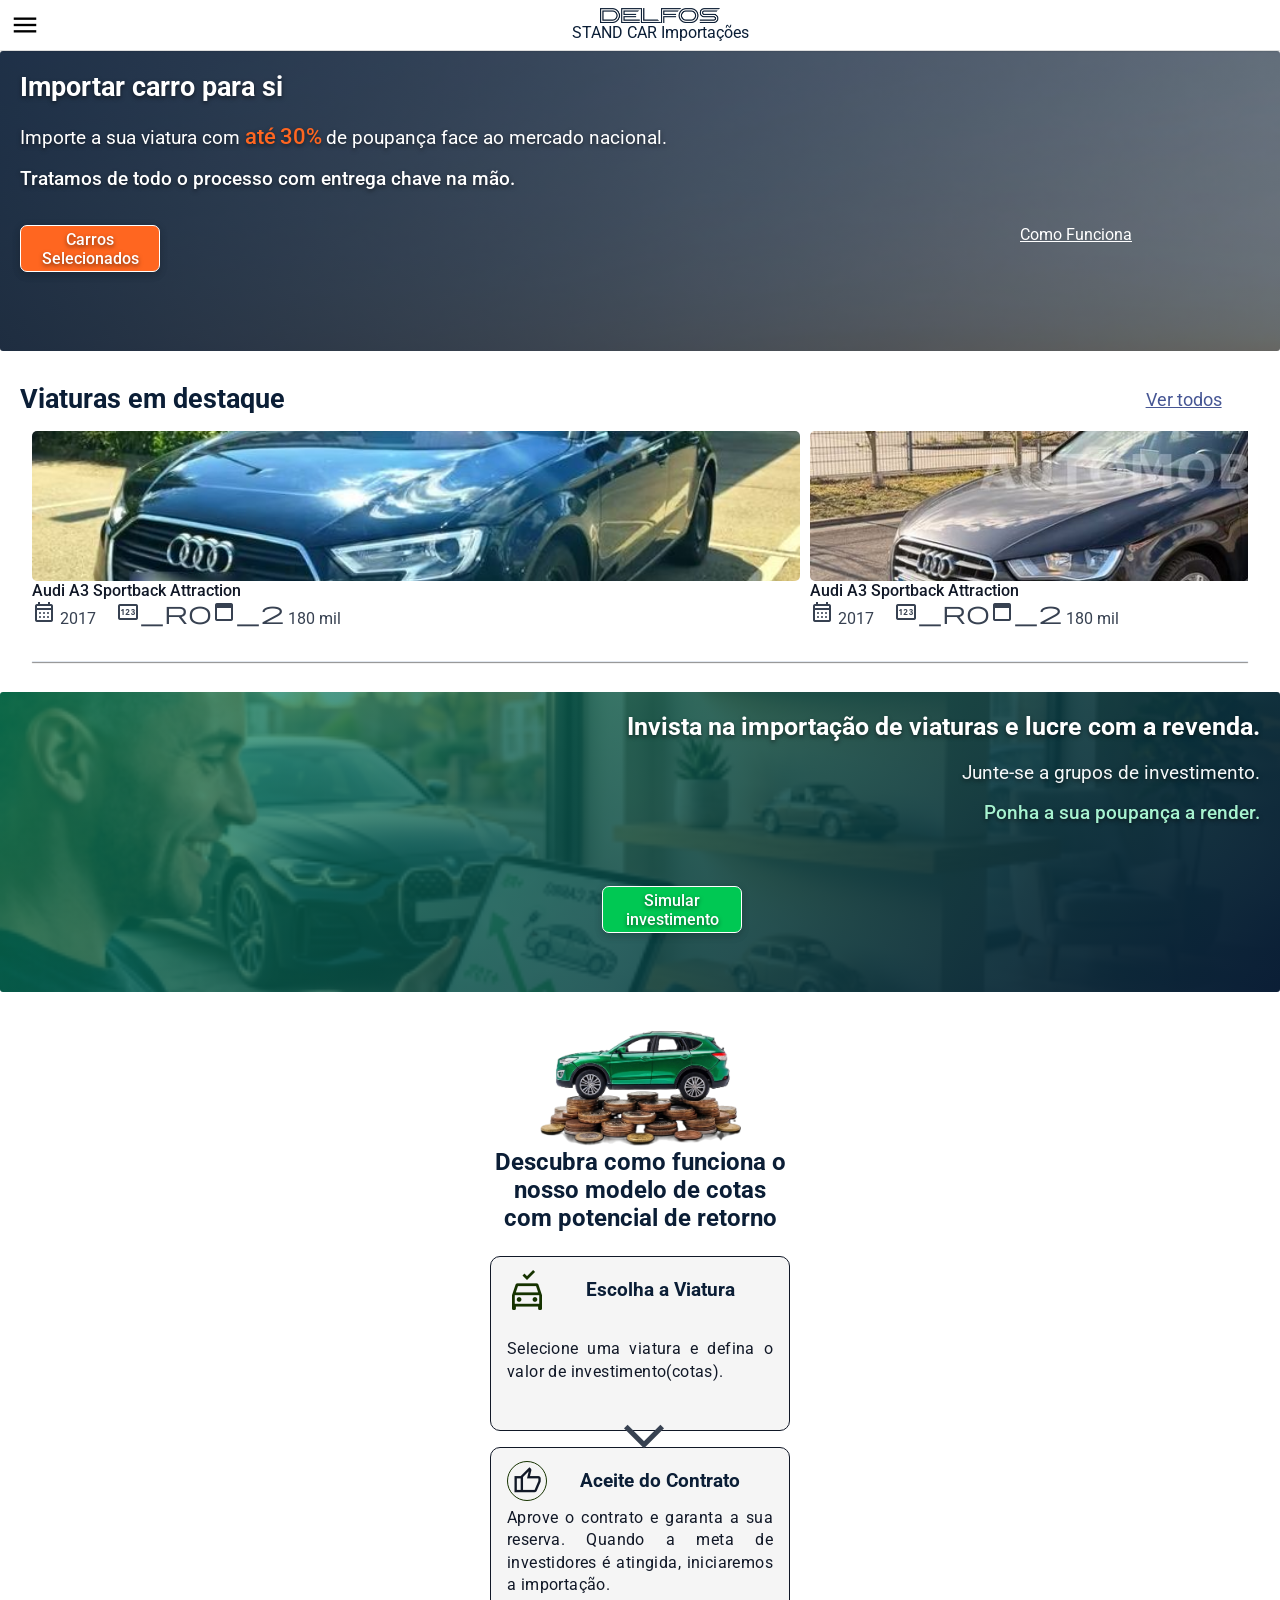
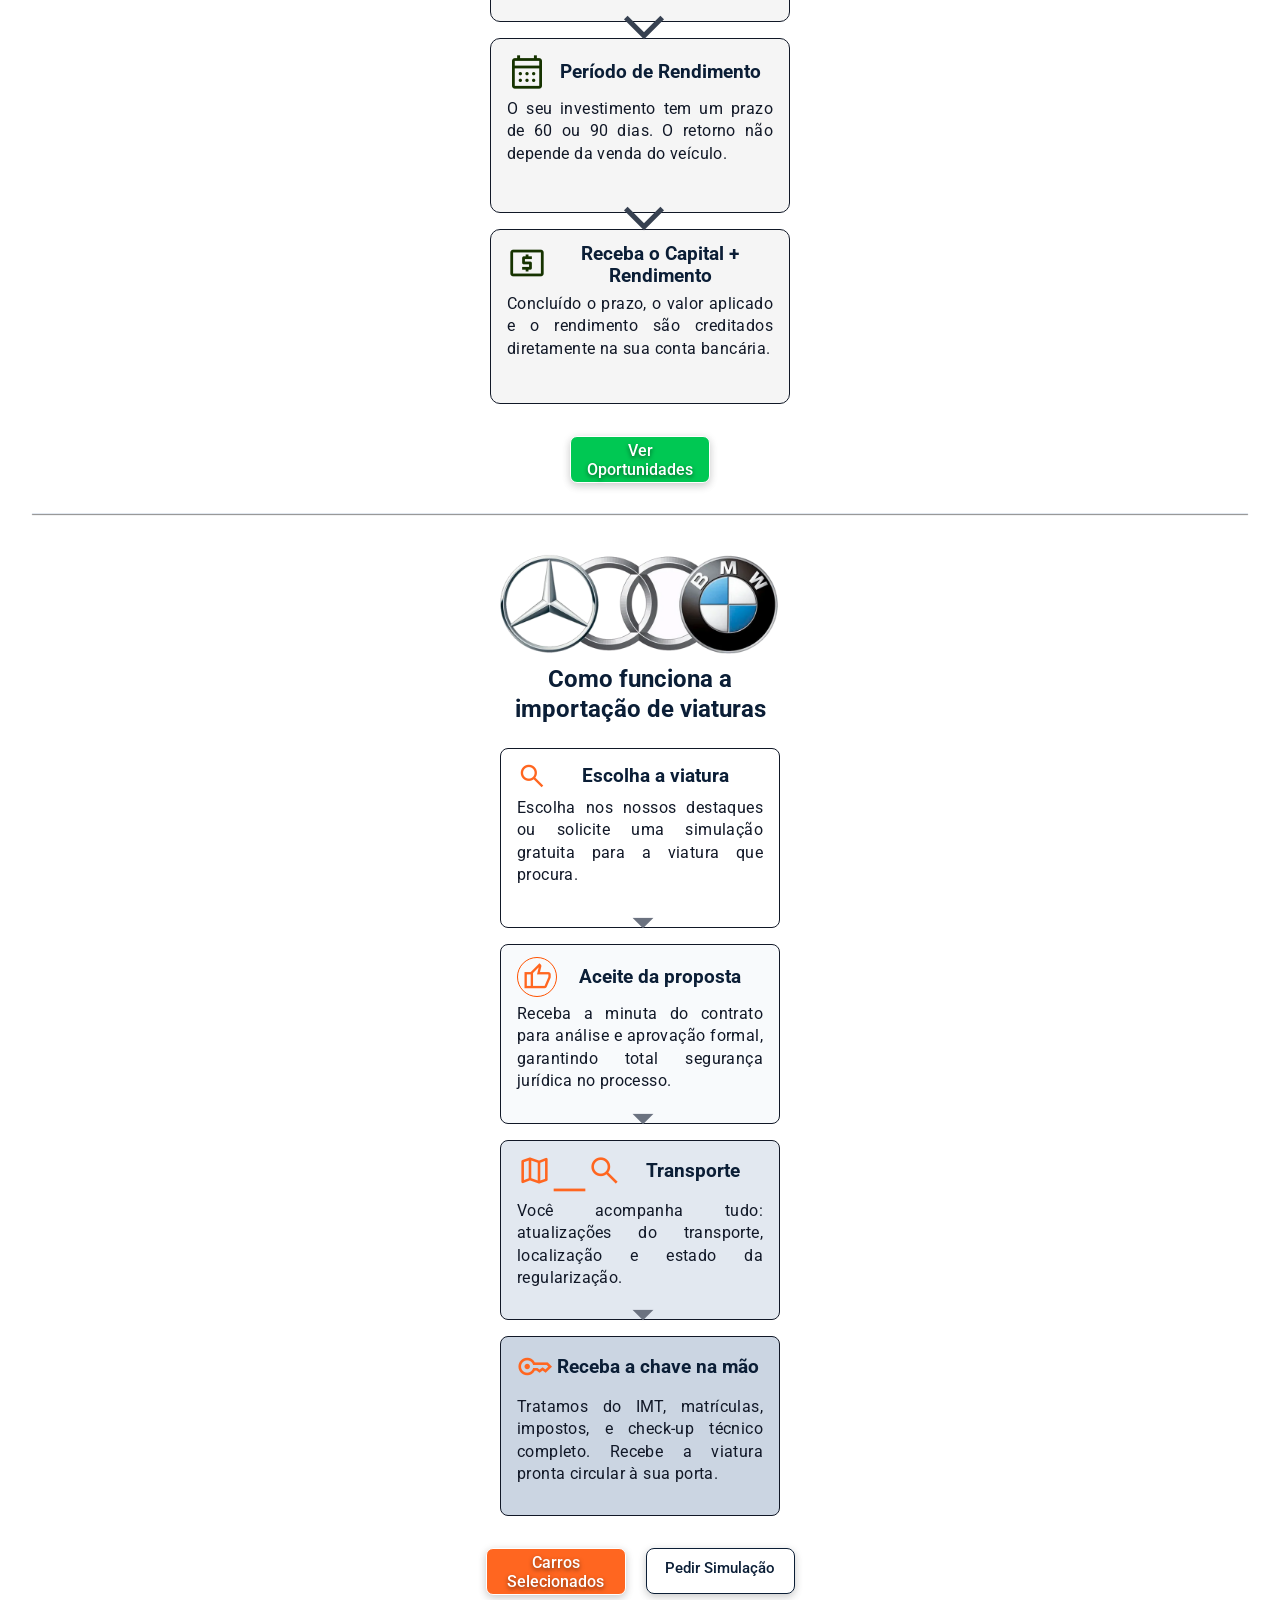
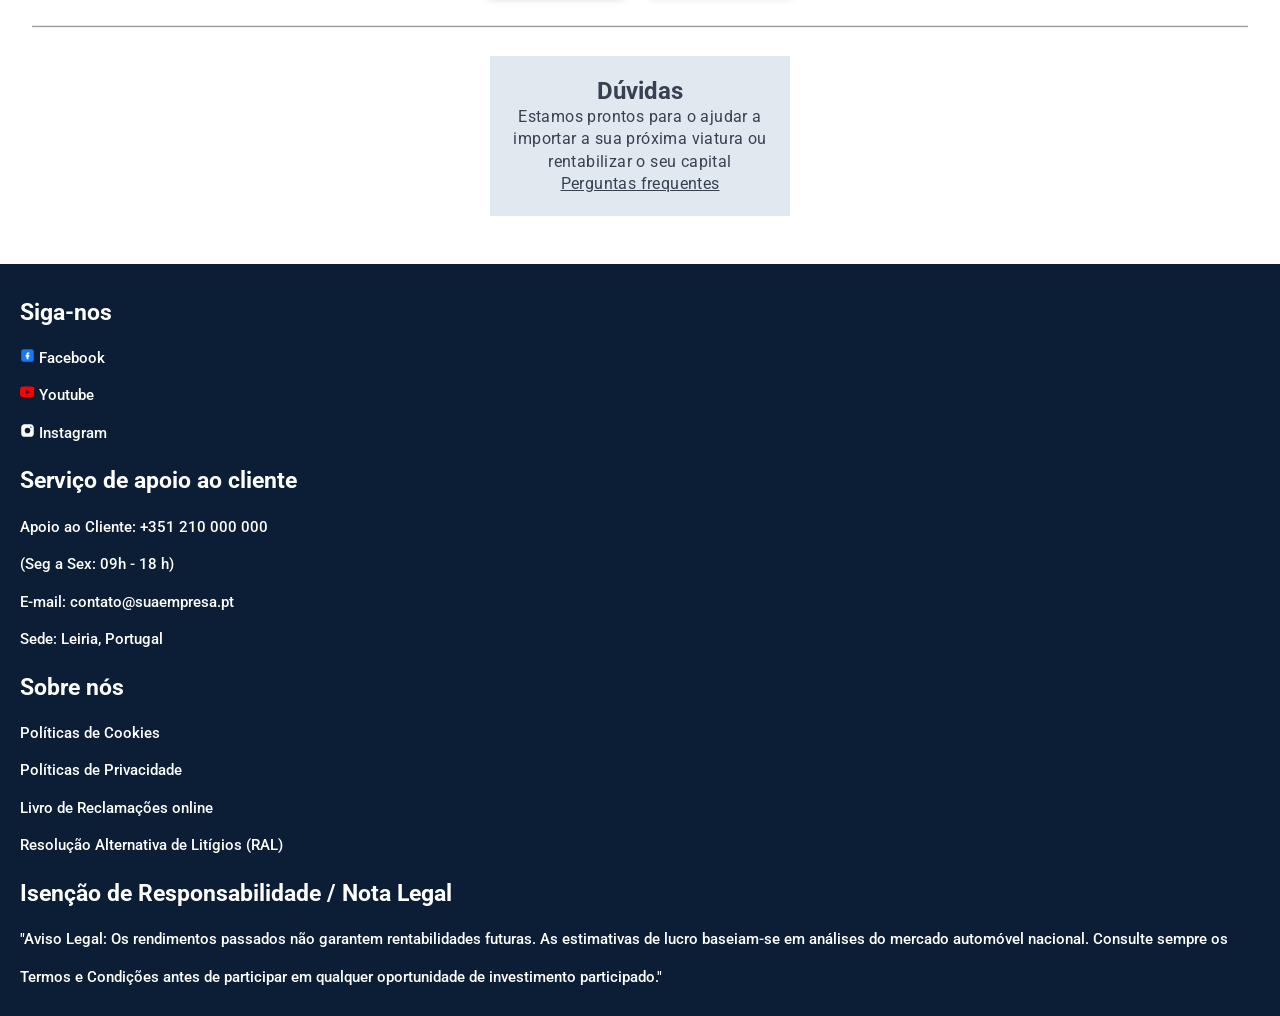
<file: index.html>
<DOCTYPE html>
    <html lang="PT-BR">

    <head>
        <meta charset="UTF-8">
        <meta name="viewport" content="width=device-width, initial-scale=1.0">
        <title>Delfos</title>
        <!--Import Css global-->
        <link rel="stylesheet" href="styleCorFonts.css">
        <link rel="stylesheet" href="StyleMenuUP.css">
        <!--Import CSS specific-->
        <link rel="stylesheet" href="styleIndexKnows.css">
        <!--Import Script global-->
        <script src="scriptUP.js" defer></script>
        <!--Import fonts-->
        <link rel="stylesheet"
            href="https://fonts.googleapis.com/css2?family=Material+Symbols+Outlined:opsz,wght,FILL,GRAD@20..48,100..700,0..1,-50..200" />
    </head>

    <body>
        <header class="menu__default">
            <nav>
                <button onclick="opemenu()">
                    <span style="font-size: 30px;" class="material-symbols-outlined menu-icon">menu</span>
                </button>

                <div class="headFoot--Company" id="menu">
                    <button onclick="ofmenu()"><span style="font-size: 30px;"
                            class="material-symbols-outlined menu-icon">close</span></button>
                    <ul style="list-style: none;">
                        <li><a href="index.html">Página inicial</a></li>
                        <li><a href="index.html#LineBuy">Como funciona</a></li>
                        <li><a href="listcarbuy.html">Comprar Viatura</a></li>
                        <li><a href="listcarbuy.html">Investir em cotas</a></li>
                        <li><a>Formulário Importar carro</a></li>
                        <li><a>Perguntas frequentes</a></li>
                    </ul>
                </div>
            </nav>
            <div class="menu__default--logo">
                <a href="index.html"><img src="imagens/logo rev1.png" alt=""></a>
                <p style=" margin-bottom: 0px;" class="">STAND CAR Importações</p>
            </div>

        </header>

        <main>
            <div style="height: 51px;">Faixa menu</div>
            <div class="mascara" id="mascara" onclick="ofmenu()"></div>
            <section>
                <article>
                    <div class="hero__secction  hero__secction--buy">
                        <div class="hero__secction--subdiv article__more--paragrafo">
                            <div>
                                <p class=" herobuy--titulo">Importar carro para si</p>
                                <p class="herobuy--texto">Importe a sua viatura com <span class="Hero_textDestaq">até
                                        30%</span> de poupança face ao
                                    mercado nacional.</p>
                                <p class="herobuy--apoio">Tratamos de todo o processo com entrega chave na mão.</p>
                            </div>
                            <div class="Hero__button--default">
                                <a onclick="typeCustomer(this)" data-customer="buyCust" href="listcarbuy.html"
                                    class="button__default button__default--buy ">Carros Selecionados</a>
                                <a style="text-decoration: underline; " href="#LineBuy" class="button__default--more ">Como
                                    Funciona</a>
                            </div>
                        </div>
                    </div>
                </article>


                <div class="Hero__div--destaq">
                    <h2>Viaturas em destaque</h2>
                    <a onclick="onchoise()">Ver todos</a>
                </div>
                <div class="Hero__div--seach" id="seach">
                    <div>
                        <h3>Buscar como:</h3>
                    </div>
                    <div>
                        <a onclick="typeCustomer(this)" data-customer="buyCust" href="listcarbuy.html"
                            class="button__default button__default--buy ">Comprador</a>
                        <a onclick="typeCustomer(this)" data-customer="InvesCust" href="listcarbuy.html"
                            class="button__default button__default--invest">Investidor</a>
                    </div>
                </div>
            </section>

            <section class="hero__section--slide">

                <article class="hero__article--slide">
                    <div>
                        <img src="compras/174497.png" alt="">
                    </div>
                    <div>
                        <span class="Hero__slide--informarName">Audi A3 Sportback Attraction</span>
                        <div class="Hero__slide--informarTag">
                            <div>
                                <span class="material-symbols-outlined">
                                    calendar_month
                                </span> <span>2017</span>
                            </div>
                            <div>
                                <span class="material-symbols-outlined">pin_road_2</span>
                                <span>180 mil</span>
                            </div>
                        </div>
                    </div>
                </article>
                <article class="hero__article--slide">
                    <div>
                        <img src="compras/17744677.png" alt="">
                    </div>
                    <div>
                        <span class="Hero__slide--informarName">Audi A3 Sportback Attraction</span>
                        <div class="Hero__slide--informarTag">
                            <div>
                                <span class="material-symbols-outlined">
                                    calendar_month
                                </span> <span>2017</span>
                            </div>
                            <div>
                                <span class="material-symbols-outlined">pin_road_2</span>
                                <span>180 mil</span>
                            </div>
                        </div>
                    </div>
                </article>
                <article class="hero__article--slide">
                    <div>
                        <img src="compras/392117.png" alt="">
                    </div>
                    <div>
                        <span class="Hero__slide--informarName">Audi A3 Sportback Attraction</span>
                        <div class="Hero__slide--informarTag">
                            <div>
                                <span class="material-symbols-outlined">
                                    calendar_month
                                </span> <span>2017</span>
                            </div>
                            <div>
                                <span class="material-symbols-outlined">pin_road_2</span>
                                <span>180 mil</span>
                            </div>
                        </div>
                    </div>
                </article>
            </section>

            <div class="line--horiztone" ></div>
            <article>
                <div class="hero__secction hero__secction--invest">
                    <div class="hero__secction--subdiv-invest">
                        <div>
                            <h1 class="heroinvest--titulo">Invista na importação de viaturas e lucre com a revenda.
                            </h1>
                            <p class="heroinvest--texto">Junte-se a grupos de investimento.
                            </p>
                            <p class="heroinvest--apoio">
                                Ponha a sua poupança a render.</p>
                        </div>
                        <div class="Hero__button--default">
                            <a onclick="typeCustomer(this)" data-customer="InvesCust" href="listcarbuy.html"
                                class="button__default button__default--invest ">Simular investimento</a>
                            <!-- <a href="#LineInvest" class="button__default button__default--more ">Como
                                Funciona</a> -->
                        </div>
                    </div>
                </div>
            </article>
            <section class="secction__moreInvest" id="MoreKnowInvest">

                <div><img class="secction__more--img" src="imagens/MoreKnowInvestBackRev3.png" alt=""></div>
                <h2>Descubra como funciona o nosso modelo de cotas com potencial de retorno</h2>
                <div>
                    <article class="article__moreInvest">
                        <div>
                            <span style="font-size: 40px;" class="material-symbols-outlined menu-icon">no_crash</span>
                            <h3>Escolha a Viatura</h3>
                        </div>
                        <div>
                            <p class="section--Label article__more--paragrafo"><br>Selecione uma viatura e defina o valor de investimento(cotas).</p>
                        </div>
                    </article>
                    <article class="article__moreInvest">
                        <div>
                            <div class="article__moreInvest--DivCicle">
                                <span style="font-size: 30px;"
                                    class="material-symbols-outlined menu-icon">thumb_up</span>
                            </div>
                            <h3>Aceite do Contrato</h3>
                        </div>
                        <div class="article__more--paragrafo">
                            <p class="section--Label">Aprove o contrato e garanta a sua reserva. Quando a meta de investidores é atingida, iniciaremos a importação. </p>
                        </div>
                    </article>
                    <article class="article__moreInvest">
                        <div>
                            <span style="font-size: 40px;"
                                class="material-symbols-outlined menu-icon">calendar_month</span>
                            <h3>Período de Rendimento</h3>
                        </div>
                        <div class="article__more--paragrafo">
                            <p class="section--Label">O seu investimento tem um prazo de 60 ou 90 dias. O retorno
                                não depende da venda do veículo.</p>
                        </div>
                    </article>
                    <article class="article__moreInvest">
                        <div>
                            <span style="font-size: 40px;" class="material-symbols-outlined menu-icon">local_atm</span>
                            <h3>Receba o Capital + Rendimento</h3>
                        </div>
                        <div class="article__more--paragrafo">
                            <p class="section--Label">Concluído o prazo, o valor aplicado e o rendimento são creditados
                                diretamente na sua conta bancária.</p>
                        </div>
                    </article>
                </div>
            </section>
            <div class="More__button--default">
                <a onclick="typeCustomer(this)" data-customer="InvesCust" href="listcarbuy.html"
                    class="button__default button__default--invest">Ver Oportunidades</a>
            </div>
            <div class="line--horiztone" id="LineBuy"></div>
            <section class="secction__moreBuy" id="MoreKnowBuy">
                <div><img class="secction__more--img" src="imagens/MoreKnowBuy.png" alt=""></div>
                <h2 class="section--Title">Como funciona a importação de viaturas</h2>
                <div>
                    <article class="article__moreBuy  article__moreBuy1">
                        <div>
                            <span style="font-size: 30px;" class="material-symbols-outlined menu-icon">search</span>
                            <h3>Escolha a viatura</h3>
                        </div>
                        <div class="article__more--paragrafo">
                            <p class="section--Label">Escolha nos nossos destaques ou solicite uma simulação gratuita
                                para a viatura que
                                procura.</p>
                        </div>
                    </article>
                    <article class="article__moreBuy article__moreBuy2">
                        <div>
                            <div style="border: 1.5px solid #ff5200; border-radius: 20px;padding: 4px;">
                                <span style="font-size: 30px;"
                                    class="material-symbols-outlined menu-icon">thumb_up</span>
                            </div>
                            <h3>Aceite da proposta</h3>
                        </div>
                        <div class="article__more--paragrafo">
                            <p class="section--Label">Receba a minuta do contrato para análise e aprovação formal,
                                garantindo total segurança jurídica no processo.</p>
                        </div>
                    </article>
                    <article class="article__moreBuy article__moreBuy3">
                        <div>
                            <span style="font-size: 35px;" class="material-symbols-outlined menu-icon">map_search</span>
                            <h3>Transporte </h3>
                        </div>
                        <div class="article__moreBuy--div">
                        </div>
                        <div class="article__more--paragrafo">
                            <p class="section--Label">Você acompanha tudo: atualizações do transporte, localização e
                                estado da regularização.</p>
                        </div>
                    </article>
                    <article class="article__moreBuy article__moreBuy4">
                        <div>
                            <span style="font-size: 35px;" class="material-symbols-outlined menu-icon">key</span>
                            <h3>Receba a chave na mão</h3>
                        </div>
                        <div class="article__moreBuy--div">


                        </div>
                        <div class="article__more--paragrafo">
                            <p class="section--Label">Tratamos do IMT, matrículas, impostos, e check-up técnico
                                completo. Recebe a viatura pronta circular à sua porta. </p>
                        </div>
                    </article>
                </div>
            </section>
            <div class="More__button--default">
                <a onclick="typeCustomer(this)" data-customer="buyCust" href="listcarbuy.html"
                    class="button__default button__default--buy ">Carros Selecionados</a>
                <a href="" class="button__default--ask">Pedir Simulação</a>
            </div>
            
            
            <div class="line--horiztone"></div>
            <section>
                <div class="secction__socialvalid--ask">
                    <h class="section--Title">Dúvidas</h2>
                        <p class="section--Label">Estamos prontos para o ajudar a importar a sua próxima viatura ou
                            rentabilizar o seu capital</p>
                        <a class="section--Label " style="text-decoration: underline;" href="">
                            Perguntas frequentes
                        </a>
                </div>
            </section>
        </main>

        <footer class="headFoot--Company foot__default">
            <div class="">
                <h2>Siga-nos</h2>

                <p><svg width="15" height="15" viewBox="0 0 24 24" xmlns="http://www.w3.org/2000/svg">
                        <!-- Fundo quadrado arredondado -->
                        <rect x="2" y="2" width="20" height="20" rx="4" ry="4" fill="#1877F2" />
                        <!-- Letra F -->
                        <path d="M14 7h-1.5c-1.1 0-2 .9-2 2v2H9v3h1.5v4h3v-4H15v-3h-1.5V9h1.5V7z" fill="#FFFFFF" />
                    </svg>

                    <span>Facebook</span>
                </p>
                <p><svg width="15" height="15" viewBox="0 0 24 24" fill="red">
                        <path
                            d="M23.5 6.2s-.2-1.7-.8-2.4c-.8-.9-1.6-.9-2-1C17.3 2.5 12 2.5 12 2.5h-.1s-5.3 0-8.7.3c-.4.1-1.2.1-2 1-.6.7-.8 2.4-.8 2.4S0 8.1 0 10v1.9c0 1.9.2 3.8.2 3.8s.2 1.7.8 2.4c.8.9 1.9.9 2.4 1 1.7.2 7.4.3 7.4.3s5.3 0 8.7-.3c.4-.1 1.2-.1 2-1 .6-.7.8-2.4.8-2.4s.2-1.9.2-3.8V10c0-1.9-.2-3.8-.2-3.8zM9.7 14.6V7.9l6.4 3.4-6.4 3.3z" />
                    </svg>

                    <span>Youtube</span>
                </p>
                <p><svg width="15" height="15" viewBox="0 0 24 24" fill="currentColor">
                        <path
                            d="M7 2C4.2 2 2 4.2 2 7v10c0 2.8 2.2 5 5 5h10c2.8 0 5-2.2 5-5V7c0-2.8-2.2-5-5-5H7zm5 5.5A4.5 4.5 0 1 1 7.5 12 4.5 4.5 0 0 1 12 7.5zm6.5-.9a1.1 1.1 0 1 1-1.1-1.1 1.1 1.1 0 0 1 1.1 1.1z" />
                    </svg>

                    <span>Instagram</span>
                </p>
                <h2>Serviço de apoio ao cliente</h2>
                <p>Apoio ao Cliente: +351 210 000 000</p>
                <p>(Seg a Sex: 09h - 18 h)</p>
                <p>E-mail: contato@suaempresa.pt</p>
                <p>Sede: Leiria, Portugal</p>
                <h2>Sobre nós</h2>
                <p>Políticas de Cookies</p>
                <p>Políticas de Privacidade</p>
                <p>Livro de Reclamações online</p>
                <p>Resolução Alternativa de Litígios (RAL)</p>
                <h2>Isenção de Responsabilidade / Nota Legal</h2>
                <p>"Aviso Legal: Os rendimentos passados não garantem rentabilidades futuras. As estimativas de lucro
                    baseiam-se em análises do mercado automóvel nacional. Consulte sempre os Termos e Condições antes de
                    participar em qualquer oportunidade de investimento participado."</p>
            </div>
        </footer>
    </body>


    </html>
</file>
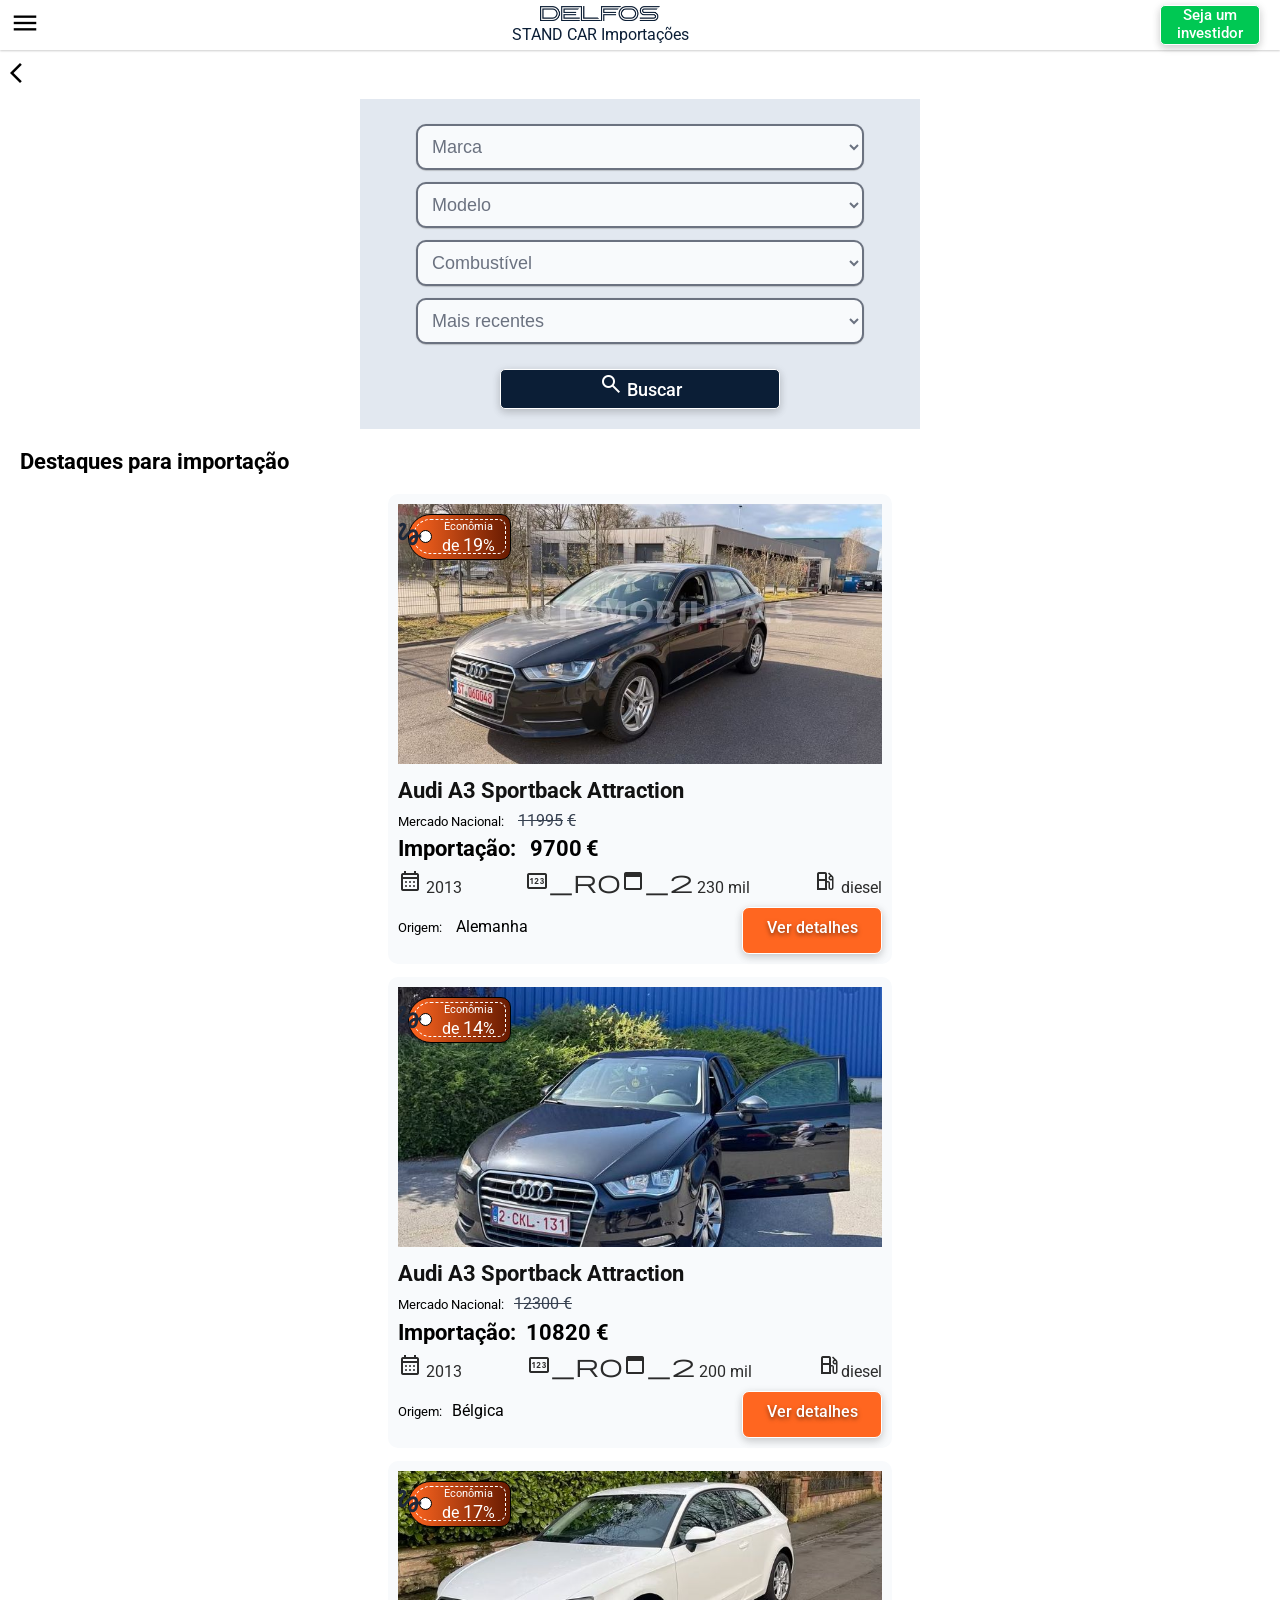
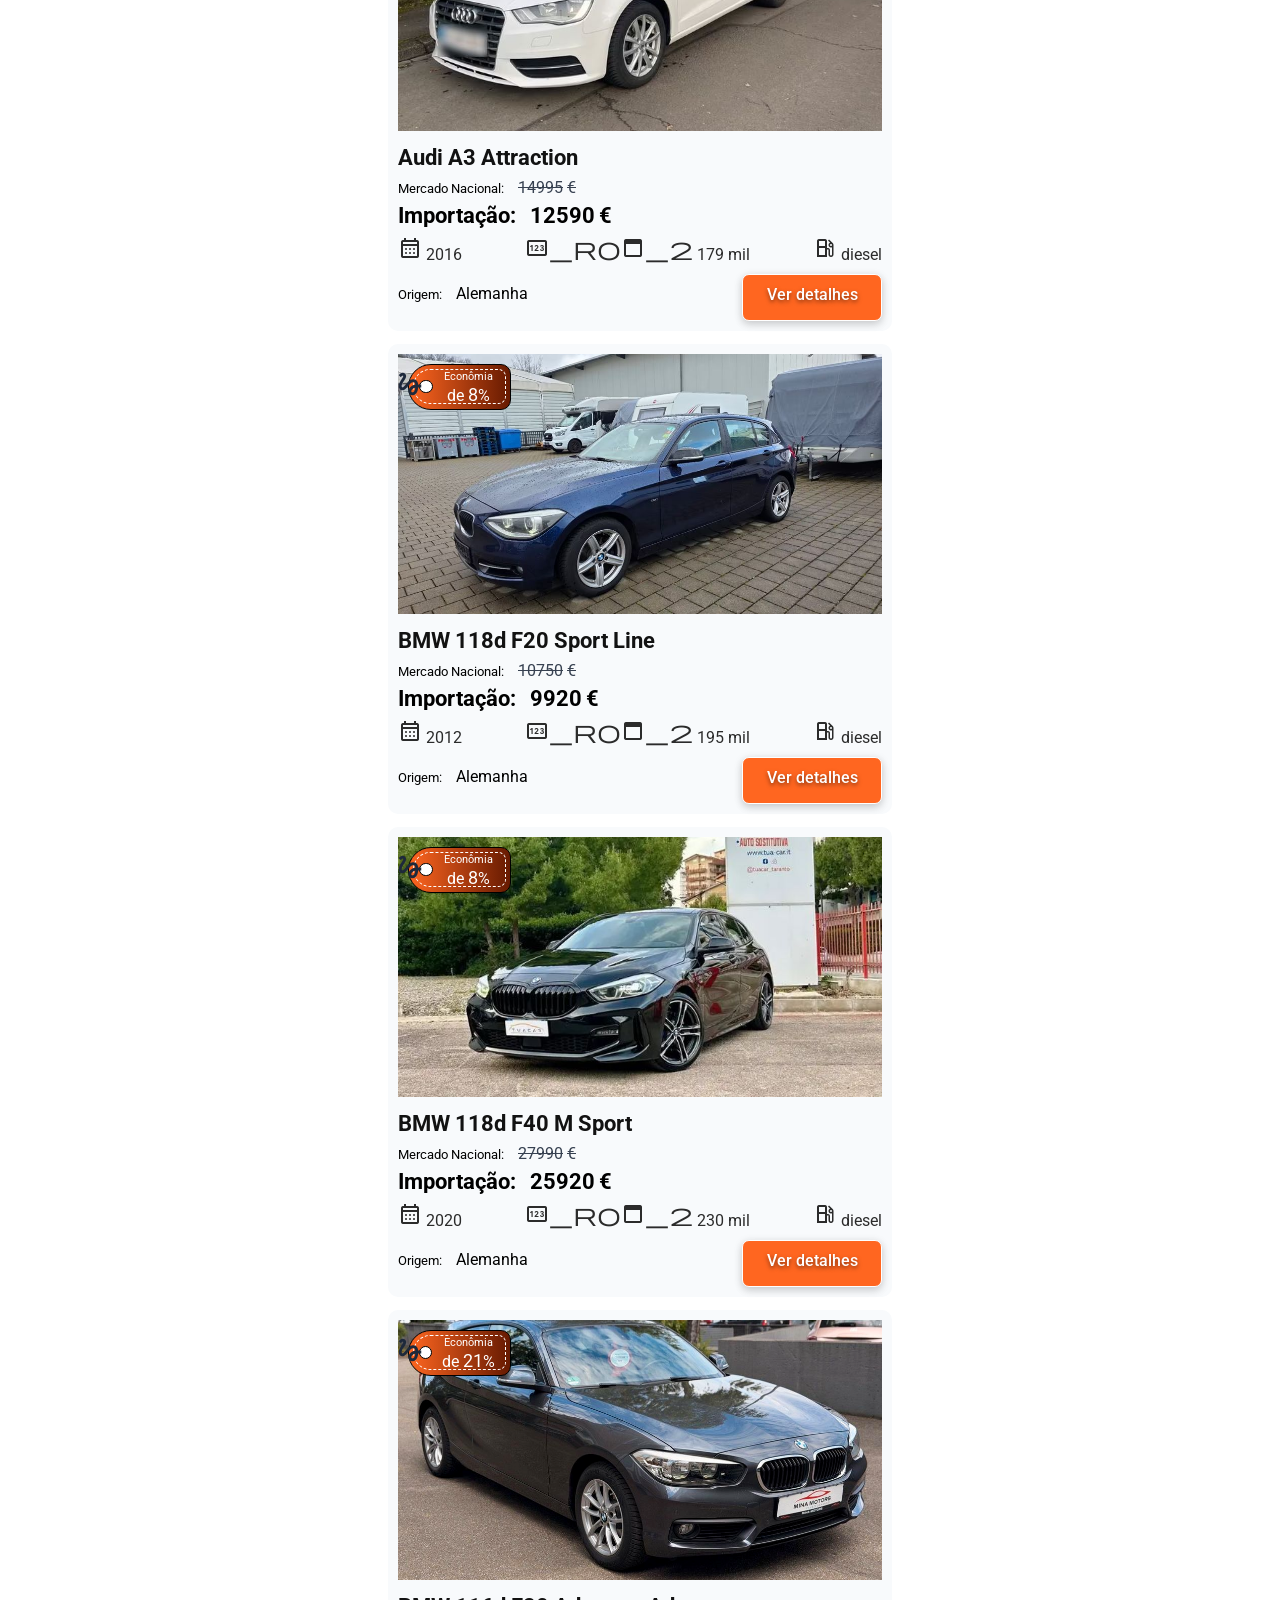
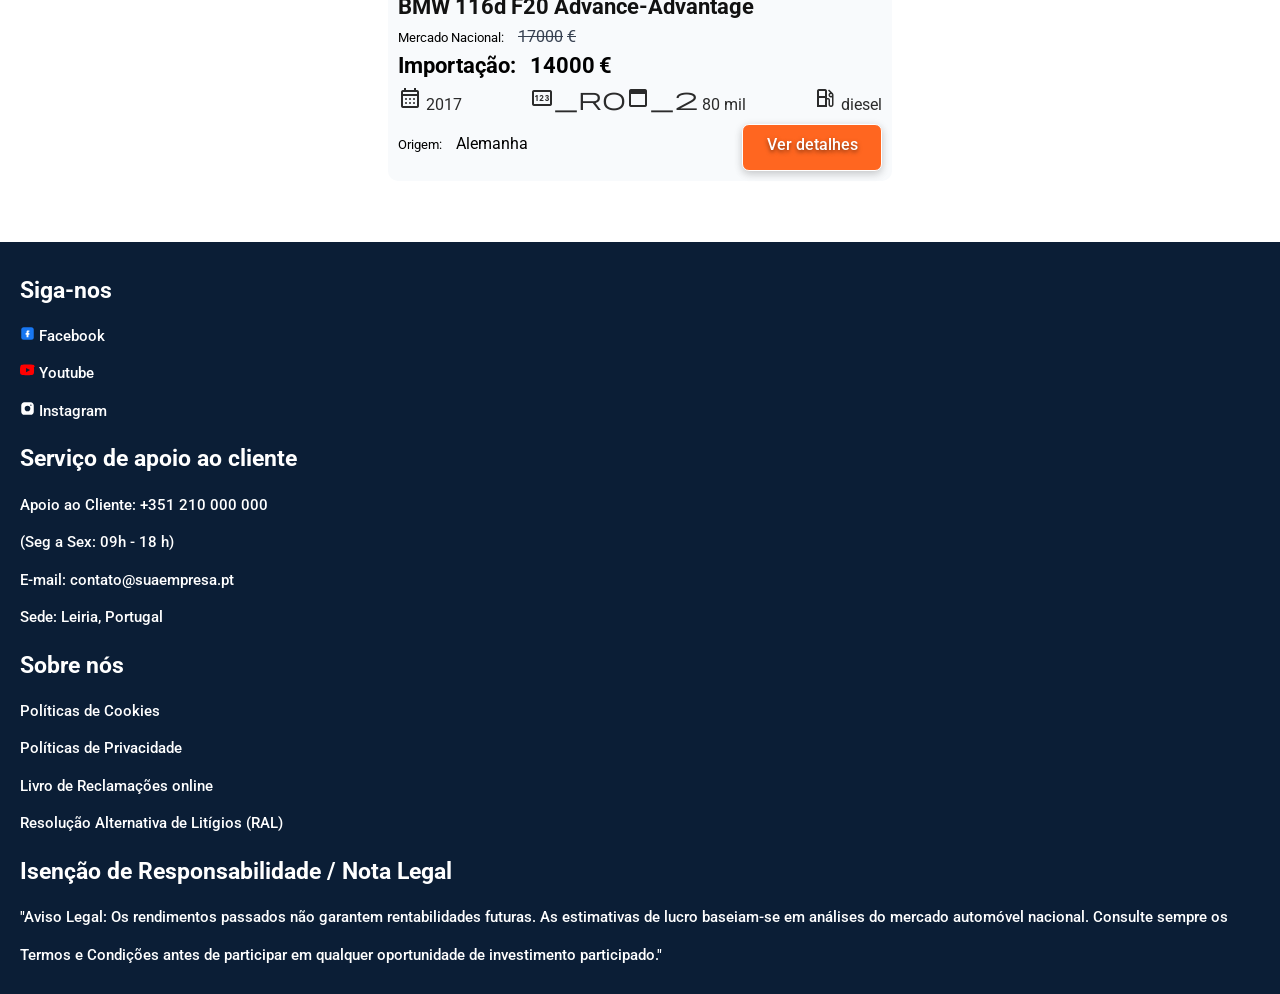
<file: listcarbuy.html>
<!DOCTYPE html>
<html lang="PT-BR">

<head>
    <meta charset="UTF-8">
    <meta name="viewport" content="width=device-width, initial-scale=1.0">
    <title>Delfos_Buy</title>
    <!--Import Css global-->
    <link rel="stylesheet" href="StyleMenuUP.css">
    <link rel="stylesheet" href="styleCorFonts.css">
    <!--PARA VERIFICAR UTILIDADE AQUI-->
    <!-- <link rel="stylesheet" href="styleIndexKnows.css"> -->
    <!--Import CSS specific-->
    <link rel="stylesheet" href="styleListCar.css">
    <!--Import Script global-->
    <script src="scriptUP.js" defer></script>
    <script src="script-dados.js" defer></script>
    <!--Import Script especific-->
    <script src="script-Listcar.js" defer></script>
    <!--Import fonts-->
    <link rel="stylesheet"
        href="https://fonts.googleapis.com/css2?family=Material+Symbols+Outlined:opsz,wght,FILL,GRAD@20..48,100..700,0..1,-50..200" />
</head>

<body>
    <header class="menu__default">
        <nav>
            <button onclick="opemenu()">
                <span style="font-size: 30px;" class="material-symbols-outlined menu-icon">menu</span>
            </button>

            <div class="headFoot--Company" id="menu">
                <button onclick="ofmenu()"><span style="font-size: 30px;"
                        class="material-symbols-outlined menu-icon">close</span></button>
                <ul style="list-style: none;">
                    <li><a href="index.html">Página inicial</a></li>
                    <li><a href="index.html#LineBuy">Como funciona</a></li>
                    <li><a href="listcarbuy.html">Comprar Viatura</a></li>
                    <li><a href="listcarbuy.html">Investir em cotas</a></li>
                    <li><a>Formulário Importar carro</a></li>
                    <li><a>Perguntas frequentes</a></li>
                </ul>
            </div>

        </nav>
        <div class="menu__default--logo">
            <a href="index.html"><img src="imagens/logo rev1.png" alt=""></a>
            <p style=" margin-bottom: 0px;" class="">STAND CAR Importações</p>
        </div>
        <div>
            <div class=" As_buy">
                <a onclick="typeCustomer(this)" data-customer="InvesCust" href=""
                    class="button__Menu--default button__default--invest"><span>Seja um investidor</span></a>
            </div>
            <div class=" As_Invest">
                <a onclick="typeCustomer(this)" data-customer="buyCust" href=""
                    class="button__Menu--default button__default--buy"><span>Quero comprar </span></a>
            </div>
        </div>
    </header>
    <main>
        <div style="height: 51px;">Faixa menu</div>
        <div class="mascara" id="mascara" onclick="ofmenu()"></div>
        <div style="margin: 10px;">
            <a href="index.html"><span class="material-symbols-outlined">arrow_back_ios</span></a>
        </div>

        <section class="main__classificado section__elemento">

            <select class="main__elemento--selection-marca As_buy">
                <option>Marca</option>
                <option>BMW</option>
                <option>Audi</option>
                <option>Mercedes</option>
                <option>Tesla</option>
                <option>BYD</option>
                <option>Porsche</option>
            </select>
            <select class="main__elemento--selection-marca As_buy">
                <option>Modelo</option>
            </select>
            <select class="main__elemento--selection-marca As_buy">
                <option>Combustível</option>
                <option>Diesel</option>
                <option>gasolina</option>
                <option>híbrido</option>
            </select>
            <select class="main__elemento--selection-marca As_buy">
                <option>Mais recentes</option>
                <option>Mais barato</option>
                <option>Mais novo</option>
                <option>Menos kms</option>
            </select>
            <select class="main__elemento--selection-marca As_Invest">
                <option>Filtrar por Valor</option>
                <option>Valor cota até 500 €</option>
                <option>Valor cota até 1000 €</option>
                <option>Valor cota até 2000 €</option>
                <option>Valor cota até 3000 €</option>
            </select>
            <select class="main__elemento--selection-marca As_Invest">
                <option>Filtrar prazo de rendimento</option>
                <option>Período 60 dias</option>
                <option>Período 90 dias</option>
            </select>
            <select class="main__elemento--selection-marca As_Invest">
                <option>Ordenar por valor de cota</option>
                <option>ordem Crescente</option>
                <option>ordem Decrescente</option>
            </select>
            <div class="main__seach">
                <div class="button__default--seach button__default--basic ">
                    <a><span class="material-symbols-outlined">
                            search
                        </span>
                        <spam> Buscar</spam>
                    </a>
                </div>
            </div>
        </section>

        <div class="main__section--Title">
            <h2 id="sectioTitleSeach" class="section--Company2"></h2>
        </div>

        <section class="main__classificado" id="main__classificado">

            <div class="main__classificado--bloco" id="17744677">
                <div class="" style="position: relative;">
                    <figure>
                        <img id="foto_0" alt="" title="">
                    </figure>

                    <div class="selo As_buy">
                        <div class="selolin">
                            <div class="selo2"></div>
                            <div class="selo3">
                                <span style="font-size: 11px;">Econômia</span>
                                <span>de </span>
                                <span id="economia_0" style="font-size: 18px;"></span><span>%</span>
                            </div>
                        </div>
                    </div>

                    <div class="stick As_Invest">
                        <div class="sticklin">
                            <div class="stick2"></div>
                            <div class="stick3">
                                <div><span style="font-size: 11px;">*Até</span></div>
                                <div><span id="retorno_0" style="font-size: 18px;"></span><span> €</span></div>
                                <div><span style="font-size: 11px;">de Retorno</span></div>
                            </div>
                        </div>
                    </div>
                </div>

                <div class="main__classificado--tit">
                    <h2 class="As_buy">
                        <span id="fabriB_0"></span>
                        <span id="modB_0"></span>
                        <span id="versaoB_0"></span>
                    </h2>

                    <h3 class="As_Invest">
                        <span id="fabriI_0"></span>
                        <span id="modI_0"></span>
                        <span id="versaoI_0"></span>
                    </h3>
                </div>

                <div class="main__classificado--price">
                    <div class="As_buy">
                        <div>
                            <span class="section--Txt" style="margin-right: 10px;">Mercado Nacional:</span>
                            <span class="section--Labe main__classificado--priceNac" id="nacional_0"></span>
                            <span class="section--Labe main__classificado--priceNac"> €</span>
                        </div>

                        <div>
                            <span class="section--Company2" style="margin-right: 10px;">Importação:</span>
                            <span class="section--Company2" id="importar_0"></span>
                            <span class="section--Company2"> €</span>
                        </div>
                    </div>

                    <div class="main__classificado--priceInvest Subtitle--section As_Invest">
                        <span style="margin-right: 10px;">Cota mínima:</span>
                        <span id="cota_0" class="Focus_txt--invest"></span>
                        <span class="Focus_txt--invest"> €</span>
                        <span> | em </span>
                        <span class="Focus_txt--invest" id="dia_0"></span>
                        <span> dias</span>
                    </div>
                </div>

                <div class="main__classificado--informar-carlist">
                    <div>
                        <span class="material-symbols-outlined section--Txt">calendar_month</span>
                        <span id="ano_0" class="section--Labe"></span>
                    </div>

                    <div>
                        <span class="material-symbols-outlined section--Txt">pin_road_2</span>
                        <span id="km_0" class="section--Labe"></span><span> mil</span>
                    </div>

                    <div>
                        <span class="material-symbols-outlined section--Txt">local_gas_station</span>
                        <span id="gas_0" class="section--Labe"></span>
                    </div>
                </div>

                <div class="main__classificado--made">
                    <div>
                        <span class="section--Txt" style="margin-right: 10px;">Origem:</span>
                        <span id="pais_0"></span>
                    </div>
                    <a class="button__default button__default--buy As_buy" onclick="TypeIdCar(this)"
                        data-idlink="17744677" href="cardcar.html">Ver detalhes</a>
                    <a class="button__default button__default--invest As_Invest" onclick="TypeIdCar(this)"
                        data-idlink="17744677" href="cardcar.html"><span class="add_cart_btn">Garantir Cotas</span></a>
                </div>
            </div>

            <div class="main__classificado--bloco" id="1115024">
                <div class="" style="position: relative;">
                    <figure>
                        <img id="foto_1" alt="" title="">
                    </figure>
                    <div class="selo As_buy">
                        <div class="selolin">
                            <div class="selo2"></div>
                            <div class="selo3">
                                <span style="font-size: 11px;">Econômia</span>
                                <span>de </span>
                                <span id="economia_1" style="font-size: 18px;"></span><span>%</span>
                            </div>
                        </div>
                    </div>
                    <div class="stick As_Invest">
                        <div class="sticklin">
                            <div class="stick2"></div>
                            <div class="stick3">
                                <div><span style="font-size: 11px;">*Até</span></div>
                                <div><span id="retorno_1" style="font-size: 18px;"></span><span> €</span></div>
                                <div><span style="font-size: 11px;">de Retorno</span></div>
                            </div>
                        </div>
                    </div>
                </div>
                <div class="main__classificado--tit">
                    <h2 class="As_buy"><span id="fabriB_1"></span> <span id="modB_1"></span> <span
                            id="versaoB_1"></span></h2>
                    <h3 class="As_Invest"><span id="fabriI_1"></span> <span id="modI_1"></span> <span
                            id="versaoI_1"></span></h3>
                </div>
                <div class="main__classificado--price">
                    <div class="As_buy">
                        <div><span class="section--Txt" style="margin-right: 10px;">Mercado Nacional:</span><span
                                class="section--Labe main__classificado--priceNac" id="nacional_1"></span><span
                                class="section--Labe main__classificado--priceNac"> €</span> </div>
                        <div><span class="section--Company2" style="margin-right: 10px;">Importação:</span><span
                                class="section--Company2" id="importar_1"></span><span class="section--Company2">
                                €</span></div>
                    </div>
                    <div class="main__classificado--priceInvest Subtitle--section  As_Invest">
                        <span class="" style="margin-right: 10px;">Cota mínima:</span><span id="cota_1"
                            class="Focus_txt--invest"></span><span class="Focus_txt--invest"> €</span><span> | em
                        </span><span class="Focus_txt--invest" id="dia_1"></span><span> dias</span>
                    </div>
                </div>
                <div class="main__classificado--informar-carlist">
                    <div><span class="material-symbols-outlined section--Txt">
                            calendar_month
                        </span> <span id="ano_1" class="section--Labe"></span>
                    </div>
                    <div>
                        <span class="material-symbols-outlined section--Txt">pin_road_2</span>
                        <span id="km_1" class="section--Labe"></span><span> mil</span>
                    </div>
                    <div><span class="material-symbols-outlined section--Txt">
                            local_gas_station</span><span id="gas_1" class="section--Labe"></span>
                    </div>
                </div>
                <div class="main__classificado--made">
                    <div>
                        <span class="section--Txt" style="margin-right: 10px;">Origem:</span><span id="pais_1"
                            class="section--Labe"></span>
                    </div>
                    <a class="button__default button__default--buy As_buy" onclick="TypeIdCar(this)"
                        data-idlink="1115024" href="cardcar.html">Ver detalhes</a>
                    <a class="button__default button__default--invest As_Invest" onclick="TypeIdCar(this)"
                        data-idlink="1115024" href="cardcar.html"><span class="add_cart_btn">Garantir Cotas</span></a>
                </div>
            </div>

            <div class="main__classificado--bloco" id="218943">
                <div class="" style="position: relative;">
                    <figure>
                        <img id="foto_2" alt="" title="">
                    </figure>
                    <div class="selo As_buy">
                        <div class="selolin">
                            <div class="selo2"></div>
                            <div class="selo3">
                                <span style="font-size: 11px;">Econômia</span>
                                <span>de </span>
                                <span id="economia_2" style="font-size: 18px;"></span><span>%</span>
                            </div>
                        </div>
                    </div>
                    <div class="stick As_Invest">
                        <div class="sticklin">
                            <div class="stick2"></div>
                            <div class="stick3">
                                <div><span style="font-size: 11px;">*Até</span></div>
                                <div><span id="retorno_2" style="font-size: 18px;"></span><span> €</span></div>
                                <div><span style="font-size: 11px;">de Retorno</span></div>
                            </div>
                        </div>
                    </div>
                </div>

                <div class="main__classificado--tit">
                    <h2 class="As_buy">
                        <span id="fabriB_2"></span>
                        <span id="modB_2"></span>
                        <span id="versaoB_2"></span>
                    </h2>
                    <h3 class="As_Invest">
                        <span id="fabriI_2"></span>
                        <span id="modI_2"></span>
                        <span id="versaoI_2"></span>
                    </h3>
                </div>

                <div class="main__classificado--price">
                    <div class="As_buy">
                        <div>
                            <span class="section--Txt" style="margin-right: 10px;">Mercado Nacional:</span>
                            <span class="section--Labe main__classificado--priceNac" id="nacional_2"></span>
                            <span class="section--Labe main__classificado--priceNac"> €</span>
                        </div>
                        <div>
                            <span class="section--Company2" style="margin-right: 10px;">Importação:</span>
                            <span class="section--Company2" id="importar_2"></span>
                            <span class="section--Company2"> €</span>
                        </div>
                    </div>
                    <div class="main__classificado--priceInvest Subtitle--section  As_Invest">
                        <span class="" style="margin-right: 10px;">Cota mínima:</span>
                        <span id="cota_2" class="Focus_txt--invest"></span>
                        <span class="Focus_txt--invest"> €</span>
                        <span> | em </span>
                        <span class="Focus_txt--invest" id="dia_2"></span>
                        <span> dias</span>
                    </div>
                </div>

                <div class="main__classificado--informar-carlist">
                    <div>
                        <span class="material-symbols-outlined section--Txt">calendar_month</span>
                        <span id="ano_2" class="section--Labe"></span>
                    </div>
                    <div>
                        <span class="material-symbols-outlined section--Txt">pin_road_2</span>
                        <span id="km_2" class="section--Labe"></span><span> mil</span>
                    </div>
                    <div>
                        <span class="material-symbols-outlined section--Txt">local_gas_station</span>
                        <span id="gas_2" class="section--Labe"></span>
                    </div>
                </div>

                <div class="main__classificado--made">
                    <div>
                        <span class="section--Txt" style="margin-right: 10px;">Origem:</span>
                        <span id="pais_2"></span>
                    </div>
                    <a class="button__default button__default--buy As_buy" onclick="TypeIdCar(this)"
                        data-idlink="218943" href="cardcar.html">Ver detalhes</a>
                    <a class="button__default button__default--invest As_Invest" onclick="TypeIdCar(this)"
                        data-idlink="218943" href="cardcar.html"><span class="add_cart_btn">Garantir
                            Cotas</span></a>
                </div>
            </div>

            <div class="main__classificado--bloco" id="392117">
                <div class="" style="position: relative;">
                    <figure>
                        <img id="foto_3" alt="" title="">
                    </figure>
                    <div class="selo As_buy">
                        <div class="selolin">
                            <div class="selo2"></div>
                            <div class="selo3">
                                <span style="font-size: 11px;">Econômia</span>
                                <span>de </span>
                                <span id="economia_3" style="font-size: 18px;"></span><span>%</span>
                            </div>
                        </div>
                    </div>
                    <div class="stick As_Invest">
                        <div class="sticklin">
                            <div class="stick2"></div>
                            <div class="stick3">
                                <div><span style="font-size: 11px;">*Até</span></div>
                                <div><span id="retorno_3" style="font-size: 18px;"></span><span> €</span></div>
                                <div><span style="font-size: 11px;">de Retorno</span></div>
                            </div>
                        </div>
                    </div>
                </div>

                <div class="main__classificado--tit">
                    <h2 class="As_buy">
                        <span id="fabriB_3"></span>
                        <span id="modB_3"></span>
                        <span id="versaoB_3"></span>
                    </h2>
                    <h3 class="As_Invest">
                        <span id="fabriI_3"></span>
                        <span id="modI_3"></span>
                        <span id="versaoI_3"></span>
                    </h3>
                </div>

                <div class="main__classificado--price">
                    <div class="As_buy">
                        <div>
                            <span class="section--Txt" style="margin-right: 10px;">Mercado Nacional:</span>
                            <span class="section--Labe main__classificado--priceNac" id="nacional_3"></span>
                            <span class="section--Labe main__classificado--priceNac"> €</span>
                        </div>
                        <div>
                            <span class="section--Company2" style="margin-right: 10px;">Importação:</span>
                            <span class="section--Company2" id="importar_3"></span>
                            <span class="section--Company2"> €</span>
                        </div>
                    </div>
                    <div class="main__classificado--priceInvest Subtitle--section  As_Invest">
                        <span class="" style="margin-right: 10px;">Cota mínima:</span>
                        <span id="cota_3" class="Focus_txt--invest"></span>
                        <span class="Focus_txt--invest"> €</span>
                        <span> | em </span>
                        <span class="Focus_txt--invest" id="dia_3"></span>
                        <span> dias</span>
                    </div>
                </div>

                <div class="main__classificado--informar-carlist">
                    <div>
                        <span class="material-symbols-outlined section--Txt">calendar_month</span>
                        <span id="ano_3" class="section--Labe"></span>
                    </div>
                    <div>
                        <span class="material-symbols-outlined section--Txt">pin_road_2</span>
                        <span id="km_3" class="section--Labe"></span><span> mil</span>
                    </div>
                    <div>
                        <span class="material-symbols-outlined section--Txt">local_gas_station</span>
                        <span id="gas_3" class="section--Labe"></span>
                    </div>
                </div>

                <div class="main__classificado--made">
                    <div>
                        <span class="section--Txt" style="margin-right: 10px;">Origem:</span>
                        <span id="pais_3"></span>
                    </div>
                    <a class="button__default button__default--buy As_buy" onclick="TypeIdCar(this)"
                        data-idlink="392117" href="cardcar.html">Ver detalhes</a>
                    <a class="button__default button__default--invest As_Invest" onclick="TypeIdCar(this)"
                        data-idlink="392117" href="cardcar.html"><span class="add_cart_btn">Garantir Cotas</span></a>
                </div>
            </div>

            <div class="main__classificado--bloco" id="3163746">
                <div class="" style="position: relative;">
                    <figure>
                        <img id="foto_4" alt="" title="">
                    </figure>
                    <div class="selo As_buy">
                        <div class="selolin">
                            <div class="selo2"></div>
                            <div class="selo3">
                                <span style="font-size: 11px;">Econômia</span>
                                <span>de </span>
                                <span id="economia_4" style="font-size: 18px;"></span><span>%</span>
                            </div>
                        </div>
                    </div>
                    <div class="stick As_Invest">
                        <div class="sticklin">
                            <div class="stick2"></div>
                            <div class="stick3">
                                <div><span style="font-size: 11px;">*Até</span></div>
                                <div><span id="retorno_4" style="font-size: 18px;"></span><span> €</span></div>
                                <div><span style="font-size: 11px;">de Retorno</span></div>
                            </div>
                        </div>
                    </div>
                </div>

                <div class="main__classificado--tit">
                    <h2 class="As_buy">
                        <span id="fabriB_4"></span>
                        <span id="modB_4"></span>
                        <span id="versaoB_4"></span>
                    </h2>
                    <h3 class="As_Invest">
                        <span id="fabriI_4"></span>
                        <span id="modI_4"></span>
                        <span id="versaoI_4"></span>
                    </h3>
                </div>

                <div class="main__classificado--price">
                    <div class="As_buy">
                        <div>
                            <span class="section--Txt" style="margin-right: 10px;">Mercado Nacional:</span>
                            <span class="section--Labe main__classificado--priceNac" id="nacional_4"></span>
                            <span class="section--Labe main__classificado--priceNac"> €</span>
                        </div>
                        <div>
                            <span class="section--Company2" style="margin-right: 10px;">Importação:</span>
                            <span class="section--Company2" id="importar_4"></span>
                            <span class="section--Company2"> €</span>
                        </div>
                    </div>
                    <div class="main__classificado--priceInvest Subtitle--section  As_Invest">
                        <span class="" style="margin-right: 10px;">Cota mínima:</span>
                        <span id="cota_4" class="Focus_txt--invest"></span>
                        <span class="Focus_txt--invest"> €</span>
                        <span> | em </span>
                        <span class="Focus_txt--invest" id="dia_4"></span>
                        <span> dias</span>
                    </div>
                </div>

                <div class="main__classificado--informar-carlist">
                    <div>
                        <span class="material-symbols-outlined section--Txt">calendar_month</span>
                        <span id="ano_4" class="section--Labe"></span>
                    </div>
                    <div>
                        <span class="material-symbols-outlined section--Txt">pin_road_2</span>
                        <span id="km_4" class="section--Labe"></span><span> mil</span>
                    </div>
                    <div>
                        <span class="material-symbols-outlined section--Txt">local_gas_station</span>
                        <span id="gas_4" class="section--Labe"></span>
                    </div>
                </div>

                <div class="main__classificado--made">
                    <div>
                        <span class="section--Txt" style="margin-right: 10px;">Origem:</span>
                        <span id="pais_4"></span>
                    </div>
                    <a class="button__default button__default--buy As_buy" onclick="TypeIdCar(this)"
                        data-idlink="3163746" href="cardcar.html">Ver detalhes</a>
                    <a class="button__default button__default--invest As_Invest" onclick="TypeIdCar(this)"
                        data-idlink="3163746" href="cardcar.html"><span class="add_cart_btn">Garantir
                            Cotas</span></a>
                </div>
            </div>

            <div class="main__classificado--bloco" id="25221242">
                <div class="" style="position: relative;">
                    <figure>
                        <img id="foto_5" alt="" title="">
                    </figure>
                    <div class="selo As_buy">
                        <div class="selolin">
                            <div class="selo2"></div>
                            <div class="selo3">
                                <span style="font-size: 11px;">Econômia</span>
                                <span>de </span>
                                <span id="economia_5" style="font-size: 18px;"></span><span>%</span>
                            </div>
                        </div>
                    </div>
                    <div class="stick As_Invest">
                        <div class="sticklin">
                            <div class="stick2"></div>
                            <div class="stick3">
                                <div><span style="font-size: 11px;">*Até</span></div>
                                <div><span id="retorno_5" style="font-size: 18px;"></span><span> €</span></div>
                                <div><span style="font-size: 11px;">de Retorno</span></div>
                            </div>
                        </div>
                    </div>
                </div>

                <div class="main__classificado--tit">
                    <h2 class="As_buy">
                        <span id="fabriB_5"></span>
                        <span id="modB_5"></span>
                        <span id="versaoB_5"></span>
                    </h2>
                    <h3 class="As_Invest">
                        <span id="fabriI_5"></span>
                        <span id="modI_5"></span>
                        <span id="versaoI_5"></span>
                    </h3>
                </div>

                <div class="main__classificado--price">
                    <div class="As_buy">
                        <div>
                            <span class="section--Txt" style="margin-right: 10px;">Mercado Nacional:</span>
                            <span class="section--Labe main__classificado--priceNac" id="nacional_5"></span>
                            <span class="section--Labe main__classificado--priceNac"> €</span>
                        </div>
                        <div>
                            <span class="section--Company2" style="margin-right: 10px;">Importação:</span>
                            <span class="section--Company2" id="importar_5"></span>
                            <span class="section--Company2"> €</span>
                        </div>
                    </div>
                    <div class="main__classificado--priceInvest Subtitle--section  As_Invest">
                        <span class="" style="margin-right: 10px;">Cota mínima:</span>
                        <span id="cota_5" class="Focus_txt--invest"></span>
                        <span class="Focus_txt--invest"> €</span>
                        <span> | em </span>
                        <span class="Focus_txt--invest" id="dia_5"></span>
                        <span> dias</span>
                    </div>
                </div>

                <div class="main__classificado--informar-carlist">
                    <div>
                        <span class="material-symbols-outlined section--Txt">calendar_month</span>
                        <span id="ano_5" class="section--Labe"></span>
                    </div>
                    <div>
                        <span class="material-symbols-outlined section--Txt">pin_road_2</span>
                        <span id="km_5" class="section--Labe"></span><span> mil</span>
                    </div>
                    <div>
                        <span class="material-symbols-outlined section--Txt">local_gas_station</span>
                        <span id="gas_5" class="section--Labe"></span>
                    </div>
                </div>

                <div class="main__classificado--made">
                    <div>
                        <span class="section--Txt" style="margin-right: 10px;">Origem:</span>
                        <span id="pais_5"></span>
                    </div>
                    <a class="button__default button__default--buy As_buy" onclick="TypeIdCar(this)"
                        data-idlink="25221242" href="cardcar.html">Ver detalhes</a>
                    <a class="button__default button__default--invest As_Invest" onclick="TypeIdCar(this)"
                        data-idlink="25221242" href="cardcar.html"><span class="add_cart_btn">Garantir
                            Cotas</span></a>
                </div>
            </div>


        </section>


    </main>
    <footer class="headFoot--Company foot__default">
        <div class="">
            <h2>Siga-nos</h2>

            <p><svg width="15" height="15" viewBox="0 0 24 24" xmlns="http://www.w3.org/2000/svg">
                    <!-- Fundo quadrado arredondado -->
                    <rect x="2" y="2" width="20" height="20" rx="4" ry="4" fill="#1877F2" />
                    <!-- Letra F -->
                    <path d="M14 7h-1.5c-1.1 0-2 .9-2 2v2H9v3h1.5v4h3v-4H15v-3h-1.5V9h1.5V7z" fill="#FFFFFF" />
                </svg>

                <span>Facebook</span>
            </p>
            <p><svg width="15" height="15" viewBox="0 0 24 24" fill="red">
                    <path
                        d="M23.5 6.2s-.2-1.7-.8-2.4c-.8-.9-1.6-.9-2-1C17.3 2.5 12 2.5 12 2.5h-.1s-5.3 0-8.7.3c-.4.1-1.2.1-2 1-.6.7-.8 2.4-.8 2.4S0 8.1 0 10v1.9c0 1.9.2 3.8.2 3.8s.2 1.7.8 2.4c.8.9 1.9.9 2.4 1 1.7.2 7.4.3 7.4.3s5.3 0 8.7-.3c.4-.1 1.2-.1 2-1 .6-.7.8-2.4.8-2.4s.2-1.9.2-3.8V10c0-1.9-.2-3.8-.2-3.8zM9.7 14.6V7.9l6.4 3.4-6.4 3.3z" />
                </svg>

                <span>Youtube</span>
            </p>
            <p><svg width="15" height="15" viewBox="0 0 24 24" fill="currentColor">
                    <path
                        d="M7 2C4.2 2 2 4.2 2 7v10c0 2.8 2.2 5 5 5h10c2.8 0 5-2.2 5-5V7c0-2.8-2.2-5-5-5H7zm5 5.5A4.5 4.5 0 1 1 7.5 12 4.5 4.5 0 0 1 12 7.5zm6.5-.9a1.1 1.1 0 1 1-1.1-1.1 1.1 1.1 0 0 1 1.1 1.1z" />
                </svg>

                <span>Instagram</span>
            </p>
            <h2>Serviço de apoio ao cliente</h2>
            <p>Apoio ao Cliente: +351 210 000 000</p>
            <p>(Seg a Sex: 09h - 18 h)</p>
            <p>E-mail: contato@suaempresa.pt</p>
            <p>Sede: Leiria, Portugal</p>
            <h2>Sobre nós</h2>
            <p>Políticas de Cookies</p>
            <p>Políticas de Privacidade</p>
            <p>Livro de Reclamações online</p>
            <p>Resolução Alternativa de Litígios (RAL)</p>
            <h2>Isenção de Responsabilidade / Nota Legal</h2>
            <p>"Aviso Legal: Os rendimentos passados não garantem rentabilidades futuras. As estimativas de lucro
                baseiam-se em análises do mercado automóvel nacional. Consulte sempre os Termos e Condições antes de
                participar em qualquer oportunidade de investimento participado."</p>
        </div>
    </footer>

</body>

</html>
</file>
<file: styleCorFonts.css>
@charset "UTF-8";
@import url('https://fonts.googleapis.com/css2?family=Inter:ital,opsz,wght@0,14..32,100..900;1,14..32,100..900&family=Montserrat:ital,wght@0,100..900;1,100..900&display=swap');

@import url('https://fonts.googleapis.com/css2?family=Inter:ital,opsz,wght@0,14..32,100..900;1,14..32,100..900&family=Montserrat:ital,wght@0,100..900;1,100..900&family=Roboto:ital,wght@0,100..900;1,100..900&display=swap');

:root {

    /*Cores*/
    --PrimaryCompany1: rgb(11, 30, 54);
    --PrimaryCompany2: #111827;
    --PrimaryCompanyActive: #1E293B;
    --PrimaryCompanyEmph: #465694;
    --FocusBuy: #ff6620;
    --Emprasy__Active--Buy: #661a01;
    --FocusInvest: #00c853;
    --Emprasy__Active--Invest: #163300;
    --FocusLike: #EF4444;
    /* --FocusInvestActive: rgb(6, 95, 70); */
    --EmphasysWhite: #FFFFFF;
    --ContentTxt: #374151;
    --ContentLabel: #6b7280;
    --SectionDiv: #e2e8f0;
    --SectionDiv2: #f5f5f5;
    --SectionBack: #f8fafc;
    --cor-titulo: #121212;
    --cor-text: #2b2b2b;
    /*Fote*/
    --fontMain: 'Montserrat', sans-serif;
}

/*Config global*/
* {
    margin: 0px;
    padding: 0px;
    box-sizing: border-box;
}

html,
body {
    width: 100%;
    max-width: 100%;
    overflow-x: hidden;
}

body {
    min-height: 100vh;
    font-family: var(--fontMain);
}

html {
    scroll-behavior: smooth;
}


/* Imagens */
.line--horiztone {
    margin: 0 auto;
    margin-top: 30px;
    margin-bottom: 30px;
    width: 95%;
    border-bottom: 1px solid var(--SectionDiv);
    box-shadow: 0px 1px 1px rgba(0, 0, 0, 0.5);
}

/* Color */
.contentlabel {
    /* cor forte */
    color: var(--cor-titulo);
    font-weight: 600;
}

.contenttxt {
    /* cor fraca */
    color: var(--cor-text);
    font-weight: 400;
}

.primarycompany1 {
    color: var(--PrimaryCompany1);
}

/* Class fonts */
.Focus_txt--buy {
    color: var(--Emprasy__Active--Buy);
    text-decoration: underline;
    font-weight: 700;
    letter-spacing: -0.01em;
}

.Focus_txt--invest {
    color: var(--cor-titulo);
    font-weight: 700;
    font-size: 22px;
    letter-spacing: -0.01em;
}

body {
    font-family: 'Roboto';
}

.herobuy--titulo {
    font-size: 27px;
    font-weight: 700;
    line-height: 1.22;
    margin-bottom: 16px;
    color: var(--EmphasysWhite);
    text-shadow: 0 2px 4px rgba(0, 0, 0, 0.5);

}

.herobuy--texto {
    font-size: 19px;
    line-height: 1.5;
    margin-bottom: 12px;
   
    text-shadow: 0 2px 4px rgba(0, 0, 0, 0.5);
}

.herobuy--apoio {
    font-size: 19px;
    line-height: 1.5;
    font-weight: 500;
      text-shadow: 0 2px 4px rgba(0, 0, 0, 0.5);
    margin-bottom: 32px;
}

.heroinvest--titulo{
    font-size: 25px;
    font-weight: 700;
    line-height: 1.22;
    margin-bottom: 16px;
    color: var(--EmphasysWhite);
    text-shadow: 0 2px 4px rgba(0, 0, 0, 0.5);
}
.heroinvest--texto{
font-size: 19px;
    line-height: 1.5;
    margin-bottom: 12px;
    color: #F5F7F8;
    text-shadow: 0 2px 4px rgba(0, 0, 0, 0.5);
}
.heroinvest--apoio{
font-size: 19px;
    line-height: 1.5;
    font-weight: 500;
    color: #A7F3D0;
    text-shadow: 0 2px 4px rgba(0, 0, 0, 0.5);
    margin-bottom: 20px;
}

.Hero_textDestaq {
    font-weight: 500;
    font-size: 22px;
    letter-spacing: -0.01em;
    color: var(--FocusBuy);
}

.Hero_textDestaqInvs {
    font-weight: 500;
    font-size: 18px;
    letter-spacing: -0.01em;
    color: var(--FocusInvest);
}

.Subtitle--section {
    font-weight: 500;
    font-size: 16.5px;
    line-height: 1.45;
}

.section--Title {
    font-weight: 700;
    font-size: 24px;
    line-height: 1.25;
}

.section--Label {
    font-weight: 400;
    font-size: 16px;
    line-height: 1.4;
    letter-spacing: 0.4px;
}

.section--Txt {
    font-weight: 400;
    font-size: 13px;
    line-height: 1.25;
}

.section--Company2 {
    font-weight: 700;
    font-size: 22px;
    letter-spacing: -0.02;
}

.section--Company1 {
    font-weight: 700;
    font-size: 26px;
    line-height: 1.2;
}

.secction__socialvalid--ask>a {
    margin-top: 16px;
    text-decoration: underline;
    line-height: 26px;
}

/* Active, Hover */
.button__default--buy:active {
    display: inline-block;
    background-color: var(--Emprasy__Active--Buy);
    box-shadow: 0 1px 3px rgba(0, 0, 0, 0.5);
    transition: transform 0.15s ease, box-shadow 0.15s ease;
    touch-action: manipulation;
    filter: brightness(1.15);
    transform: scale(0.92)
}
.button__default--invest:active {
    /* display: flex; */
    background-color: var(--Emprasy__Active--Invest);
    box-shadow: 0 1px 3px rgba(0, 0, 0, 0.5);
    transition: transform 0.15s ease, box-shadow 0.15s ease;
    touch-action: manipulation;
    filter: brightness(1.15);
    transform: scale(0.92)
}

.button__default--more:active {
    display: flex;
    background-color: var(--SectionBack);
    box-shadow: 0 1px 3px rgba(0, 0, 0, 0.5);
    transition: transform 0.15s ease, box-shadow 0.15s ease;
    touch-action: manipulation;
    filter: brightness(1.15);
    transform: scale(0.92)
}

.button__default--seach:active {
    background-color: var(--PrimaryCompanyActive);
    box-shadow: 0 1px 3px rgba(0, 0, 0, 0.5);
    transition: transform 0.15s ease, box-shadow 0.15s ease;
    touch-action: manipulation;
    filter: brightness(1.15);
    transform: scale(0.92)
}

/* Botões */
.button__default--seach {
    display: inline-block;
    width: 350px;
    height: 40px;
    border: 1.1px solid var(--EmphasysWhite);
    border-radius: 5px;
    font-weight: 500;
    font-size: 18px;
    text-align: center;
    line-height: 40px;
    box-shadow: 0 2px 8px rgba(0, 0, 0, 0.15), 0 4px 8px rgba(0, 0, 0, 0.08);
}

.button__default {
    display: flex;
    justify-content: center;
    padding-left: 3px;
    padding-right: 3px;
    align-items: center;
    width: 140px;
    height: 47px;
    border: 1.1px solid var(--EmphasysWhite);
    border-radius: 7px;
    font-weight: 500;
    font-size: 16px;
    text-align: center;
    box-shadow: 0 2px 8px rgba(0, 0, 0, 0.15), 0 4px 8px rgba(0, 0, 0, 0.08);
    text-shadow: 0 2px 4px rgba(0, 0, 0, 0.5);
}



.button__default--more {
    background-color: #ffffff00;
    color: var(--EmphasysWhite);
    /* line-height: 40px */
}

.button__default--buy {
    background-color: var(--FocusBuy);
    color: var(--EmphasysWhite);
}

.button__default--basic {
    background-color: var(--PrimaryCompany1);
    color: var(--EmphasysWhite);
}

.button__default--ask {
    background-color: #ffffff00;
    color: var(--PrimaryCompany1);
    width: 149px;
    height: 46px;
    border: 1.1px solid var(--PrimaryCompany1);
    border-radius: 8px;
    font-weight: 500;
    font-size: 15px;
    text-align: center;
    line-height: 255%;
    box-shadow: 0 2px 8px rgba(0, 0, 0, 0.15), 0 4px 8px rgba(0, 0, 0, 0.08);
}

.button__default--invest {
    width: 140px;
    height: 47px;
    border-radius: 7px;
    font-weight: 500;
    /* font-size: 15px; */
    background-color: var(--FocusInvest);
    color: var(--EmphasysWhite);
}

.add_cart_btn {
    position: relative;
    padding-left: 20px;

}

.add_cart_btn::before {
    position: absolute;
    font-family: 'Material Symbols Outlined';
    content: "\e8cc";
    left: -6px;
    
    font-size: 24px;
    font-weight: 300;
}



.button__Menu--default {
    display: inline-block;
    width: 100px;
    height: 40px;
    border: 1.1px solid var(--EmphasysWhite);
    border-radius: 5px;
    margin-right: 20px;
    font-weight: 500;
    font-size: 15px;
    text-align: center;
    box-shadow: 0 2px 8px rgba(0, 0, 0, 0.15), 0 4px 8px rgba(0, 0, 0, 0.08);
}
</file>
<file: StyleMenuUP.css>
@charset "UTF-8";
@import url('https://fonts.googleapis.com/css2?family=Inter:ital,opsz,wght@0,14..32,100..900;1,14..32,100..900&family=Montserrat:ital,wght@0,100..900;1,100..900&display=swap');





main {
    position: relative;
}

.mascara {
    background-color: rgba(248, 250, 252, 0.431);
    position: absolute;
    width: 99%;
    height: 100%;
    margin: 0 auto;
    z-index: 9998;
    display: none;
}

/*Class Fonts*/
.headFoot--Company {
    font-weight: 500;
    font-size: 15px;
    margin-top: 0px;
    background-color: var(--PrimaryCompany1);
    color: var(--EmphasysWhite);
    padding: 20px;
    line-height: 2.5;
    width: 100%;
    margin: auto;
}

/*Cabeçalho*/
.menu__default {
    margin: 0 auto;
    padding: 0px 0px 0px 10px;
    display: flex;
    align-items: center;
    height: 50px;
    width: 100%;
    position: fixed;
    z-index: 9999;
    background-color: var(--EmphasysWhite);
    color: var(--PrimaryCompany1);
    /* color: var(--EmphasysWhite);
    background-color: var(--PrimaryCompany1); */
    box-shadow: 0px 1px 2px rgba(0, 0, 0, 0.2);
}

.menu__default--nav {
    color: var(--PrimaryCompany1);
    margin-left: 5px;
}

.menu__default--logo {
    flex-grow: 1;
    text-align: center;
}

.menu__default--logo>a>img {
    width: 120px;
}

#menu {
    position: absolute;
    display: none;
    width: 240px;
    height: 350px;
    padding: 20px;
}

button {
    border: none;
    background-color: var(--EmphasysWhite);
}

li {
    border-bottom: 1px solid var(--SectionDiv);
}

.foot__default {
    margin-top: 48px;
}
</file>
<file: styleIndexKnows.css>
@charset "UTF-8";
@import url('https://fonts.googleapis.com/css2?family=Inter:ital,opsz,wght@0,14..32,100..900;1,14..32,100..900&family=Montserrat:ital,wght@0,100..900;1,100..900&display=swap');

@import url('https://fonts.googleapis.com/css2?family=Inter:ital,opsz,wght@0,14..32,100..900;1,14..32,100..900&family=Montserrat:ital,wght@0,100..900;1,100..900&family=Roboto:ital,wght@0,100..900;1,100..900&display=swap');



/* Config global */
a {
    text-decoration: none;
    color: inherit;
}


/* --INDEX--- */

/* Botoes */

.Hero__button--default {
    display: flex;
    margin: 20px auto 0px auto;
    justify-content: space-between;
    padding-bottom: 20px;
    gap: 10px;
}

.More__button--default {
    display: flex;
    justify-content: center;
    margin-top: 32px;
    gap: 20px;
}



/* Imagens */
.secction__more--img {
    width: 100%;
    height: 120px;
    object-fit: contain;
    object-position: center;
}



.article__moreBuy:not(:last-child)::after {
    position: absolute;
    /* content: "⬇"; */
    left: 42%;
    font-size: 50px;
    color: var(--ContentLabel);
    bottom: -25px;
    z-index: 9998;
    content: "arrow_drop_down";
    font-family: "Material Symbols Outlined";
}

.article__moreInvest:not(:last-child)::after {
    font-family: 'Material Symbols Outlined';
    content: "\e313";
    position: absolute;
    font-size: 80px;
    color: var(--ContentTxt);
    left: 38%;
    bottom: -55px;
    z-index: 9998;
}

.secction__socialvalid--ask>a::after {
    font-family: 'Material Symbols Outlined';
    content: "\eaaa";
}

/* Secções Hero*/
.Hero__div--destaq {
    width: 97%;
    align-items: center;
    margin-top: 32px;
    margin-bottom: 16px;
    display: flex;
    justify-content: space-between;
    padding-left: 20px;
    padding-right: 20px;
    font-size: clamp(10px, 4vw, 18px);
   
}

.Hero__div--destaq>h2 {
    /* margin: 0 20px; */
    color: var(--PrimaryCompany1);
}

.Hero__div--destaq>a {
    text-decoration: underline;
    color: var(--PrimaryCompanyEmph);
}

.Hero__div--seach {
    display: none;
    position: absolute;
    left: 1%;
    padding: 20px 0px 0px 0px;
    width: 97%;
    height: 90px;
    margin: 0 auto;
    background-color: var(--PrimaryCompany1);
    color: var(--EmphasysWhite);
    text-align: center;
    border-radius: 5px;
    z-index: 9999;
}

.hero__secction {
    width: 100%;
    min-height: 300px;
    border-radius: 3px;
    margin: 0px auto;
    /* margin-top: 8px; */
}

.hero__secction--subdiv {
    width: 90%;
    color: var(--EmphasysWhite);
    padding: 20px;
}
.hero__secction--subdiv-invest {
    display: grid;
    width: 95%;
    color: var(--EmphasysWhite);
    padding: 20px;
  
}

.hero__secction--buy {
    background-image: linear-gradient(70deg,
            rgba(11, 30, 54, 0.90),
            rgba(11, 30, 54, 0.6)), url(imagens/HeroFundoBuy_rev2.png);
    background-size: cover;
}

.hero__secction--invest {
    background: linear-gradient(135deg,
            rgba(5, 150, 104, 0.65),
            rgb(11, 30, 54)), url(imagens/HeroFundoInvest_rev3.png);
    background-size: cover;
    background-repeat: no-repeat;
    background-position: center;
    text-align: right;
    display: grid;
    justify-items: end;
}

/* Secão carrocel */
.hero__section--slide {
    width: 95%;
    height: 200px;
    display: flex;
    margin: auto;
    overflow: auto;
    gap: 10px;
    
}



.hero__article--slide>div>img {
    width: 60vw;
    height: 150px;
    object-fit: cover;
    flex: 1 1 100%;
    border-radius: 5px;
}

.Hero__slide--informarName {
    font-weight: 500;
    color: var(--PrimaryCompany2);
}

.Hero__slide--informarTag {
    display: flex;
    gap: 20px;
    color: var(--ContentTxt);
}

/* Secções More*/

.article__more--paragrafo {
    text-align: justify;
    text-justify: inter-word;
}

.secction__moreBuy {
    width: 280px;
    margin: 0 auto;
    color: var(--PrimaryCompany2);
}

.article__moreBuy>div>div>span {
    color: var(--FocusBuy);
}

.article__moreBuy>div>span {
    color: var(--FocusBuy);
}

.article__moreBuy>div {
    display: flex;
    margin-bottom: 6px;
}

.article__moreBuy {
    height: 180px;
    position: relative;
    display: flex;
    flex-direction: column;
    padding: 12px 16px 14px 16px;
    margin-bottom: 16px;
    /* align-items: flex-start; */
    border: 1px solid var(--PrimaryCompany2);
    border-radius: 8px;
}

.article__moreBuy>.article__moreBuy--div {
    align-self: center;
}



.article__moreBuy1 {
    background-color: var(--EmphasysWhite);
}

.article__moreBuy2 {
    background-color: var(--SectionBack);
}

.article__moreBuy3 {
    background-color: #e2e8f0;
}

.article__moreBuy4 {
    background-color: #cbd5e2;
}

.article__moreBuy>div>H3,
.article__moreInvest>div>H3 {
    display: flex;
    flex-grow: 1;
    justify-content: center;
    align-items: center;
    color: var(--PrimaryCompany1);
    text-align: center;
}

.secction__moreBuy>H2,
.secction__moreInvest>H2,
.secction__socialvalid--ask>h2 {
    color: var(--PrimaryCompany1);
    text-align: center;
    margin-bottom: 24px;
}

.secction__moreInvest {
    width: 300px;
    margin: 0 auto;
    color: var(--PrimaryCompany2);
    margin-top: 36px;
}

.article__moreInvest {
    height: 175px;
    position: relative;
    border: 1px solid var(--PrimaryCompany2);
    border-radius: 10px;
    background-color: #f5f5f5;
    margin-bottom: 16px;
    display: flex;
    flex-direction: column;
    padding: 13px 16px 13px 16px;
}

.article__moreInvest>div {
    display: flex;
    margin-bottom: 6px;
}

/* .article__moreInvest>.article__moreBuy--div {
    align-self: center;
    padding: 10px;
} */

.article__moreInvest>div>span {
    color: var(--Emprasy__Active--Invest);
}

.secction__socialvalid--ask {
    background-color: var(--SectionDiv);
    width: 300px;
    margin: 0 auto;
    text-align: center;
    padding: 20px;
    color: var(--ContentTxt);
}

.article__moreInvest--DivCicle {
    border: 1.5px solid var(--Emprasy__Active--Invest);
    border-radius: 20px;
    padding: 4px;
}
</file>
<file: styleListCar.css>
@charset "UTF-8";
@import url('https://fonts.googleapis.com/css2?family=Inter:ital,opsz,wght@0,14..32,100..900;1,14..32,100..900&family=Montserrat:ital,wght@0,100..900;1,100..900&display=swap');

@import url('https://fonts.googleapis.com/css2?family=Inter:ital,opsz,wght@0,14..32,100..900;1,14..32,100..900&family=Montserrat:ital,wght@0,100..900;1,100..900&family=Roboto:ital,wght@0,100..900;1,100..900&display=swap');



/* Config global */
a {
    text-decoration: none;
    color: inherit;
    /* color: var(--EmphasysWhite); */
}

/* Imagens */

figure img {
    width: 100%;
    height: 260px;
    object-fit: cover;
    margin-bottom: 10px;
}

.selo_default {
    position: absolute;
    display: grid;
    width: 100px;
    height: 40px;
    border: 1.1px solid var(--EmphasysWhite);
    border-radius: 30px;
    font-weight: 500;
    font-size: 15px;
    text-align: center;
    left: 2%;
    top: 10px;

}

.selo {
    position: absolute;
    left: 2%;
    top: 10px;
    max-width: 107px;
    height: 46px;
    border: 1px solid black;
    margin: 0 auto;
    /* background-color: var(--FocusBuy); */
    background-image: linear-gradient(90deg, var(--FocusBuy), var(--Emprasy__Active--Buy));
    border-radius: 23px 10px 10px 23px;
    color: var(--EmphasysWhite);
}

.selolin {
    max-width: 93px;
    height: 35px;
    border: 1.2px dashed var(--EmphasysWhite);
    display: flex;
    border-radius: 17px 10px 10px 17px;
    margin: 0 auto;
    align-items: center;
    border-radius: 23px 10px 10px 23px;
    text-align: center;
    margin-top: 4px;
    margin-left: 4px;
    margin-right: 4px;
}

.selo2 {
    width: 20px;
    height: 13px;
    border: 1px solid black;
    border-radius: 25px;
    margin-left: 5px;
    position: relative;
    background-color: var(--EmphasysWhite);
}

.selo2::after {
    font-family: 'Material Symbols Outlined';
    content: "\e155";
    font-size: 30px;
    position: absolute;
    left: -25px;
    bottom: -10px;
    color: var(--PrimaryCompanyActive);
}

.selo3 {
    padding: 0px 4px 3px 4px;
}

.stick {
    position: absolute;
    left: 2%;
    top: 10px;
    display: flex;
    justify-content: center;
    align-items: center;
    align-self: center;
    width: 83px;
    height: 83px;
    background-image: linear-gradient(90deg, rgb(6, 95, 70), rgb(0, 200, 83));
    /* background-color: var(--FocusInvest); */
    border-radius: 50px 50px 50px 50px;

}

.sticklin {
    position: relative;
    display: grid;
    place-items: center;
    margin-top: 1px;
    margin-left: 1.5px;
    width: 78px;
    height: 78px;
    border: 1.2px dashed var(--EmphasysWhite);
    border-radius: 50px 50px 50px 50px;
}

.stick2 {
    top: 3px;
    width: 10px;
    height: 10px;
    position: absolute;
    border-radius: 5px;
    background-color: var(--EmphasysWhite);
}

.stick3 {
    position: absolute;
    height: 55px;
    text-align: center;
    color: var(--EmphasysWhite);
    font-weight: 500;
    line-height: 15px;

}

/* Section Top */
.main__section--Title {
    margin: 20px;

}

.main__classificado--top {
    max-width: 100%;
    margin: 0 auto;
}

.main__classificado--top>div {
    margin-bottom: 15px;
    text-align: center;
    padding-top: 5px;
    padding-bottom: 10px;
}

.main__seach {
    display: flex;
    margin-top: 18px;
   justify-content: center;
   width: 50%;
}


/*Elementos*/
.main__elemento--selection-marca {
    width: 80%;
    margin: 5px 0px 7px 0px;
    padding: 10px;
    border: 2px solid var(--ContentLabel);
    border-radius: 10px;
    background-color: var(--SectionBack);
    box-shadow: 0px 0.5px 1px rgb(85, 85, 85, 0.5);
    color: var(--ContentLabel);
    font-size: 18px;
}

/*  */
.main__classificado {
    display: flex;
    flex-wrap: wrap;
    max-width: 560px;
    justify-content: center;
    margin: 0 auto;
}
.main__classificado--tit, .main__classificado--price{
    margin-bottom: 8px;
}

.main__classificado--price>div>div{
    margin-bottom: 6px;
}

.main__classificado--priceNac {
    text-decoration: line-through;
    color: var(--ContentTxt);
    
}

.main__classificado--priceInvest {
    margin-bottom: 3px;
    margin-top: 2px;
    color: var(--cor-text);
}

.main__classificado>a {
    text-decoration: none;
    color: black;
}

.main__classificado--informar-carlist {
    display: flex;
    width: 100%;
    flex-grow: 1;
    justify-content: space-between;
    margin-bottom: 10px;
    color: var(--cor-text);
}

.section__elemento {
    background-color: var(--SectionDiv);
    padding: 20px 0px 20px 0px;
}

/* Section Card */

.main__classificado--informar {
    display: flex;
    width: 100%;
    flex-grow: 1;
    justify-content: space-between;
    margin-bottom: 10px;
}

.main__classificado--bloco {
    margin: 0 auto;
    width: 90%;
    flex-grow: 0;
    background-color: var(--SectionBack);
    border-radius: 10px;
    padding: 10px;
    position: relative;
    box-shadow: 1px 2px 3px rgb(from var(--FocusInvestActive) r g b/0.15);
    margin-bottom: 13px;

}

.main__classificado--bloco>div>h2 {
    font-size: 1.35em;
    color: var(--cor-titulo)
}

.main__classificado--made {
    display: flex;
    justify-content: space-between;
    line-height: 40px;
}

.main__input--Made {
    margin-left: 20px;
    margin-right: 20px;
}

.main__input--Made>h2 {
    text-align: center;
}
</file>
